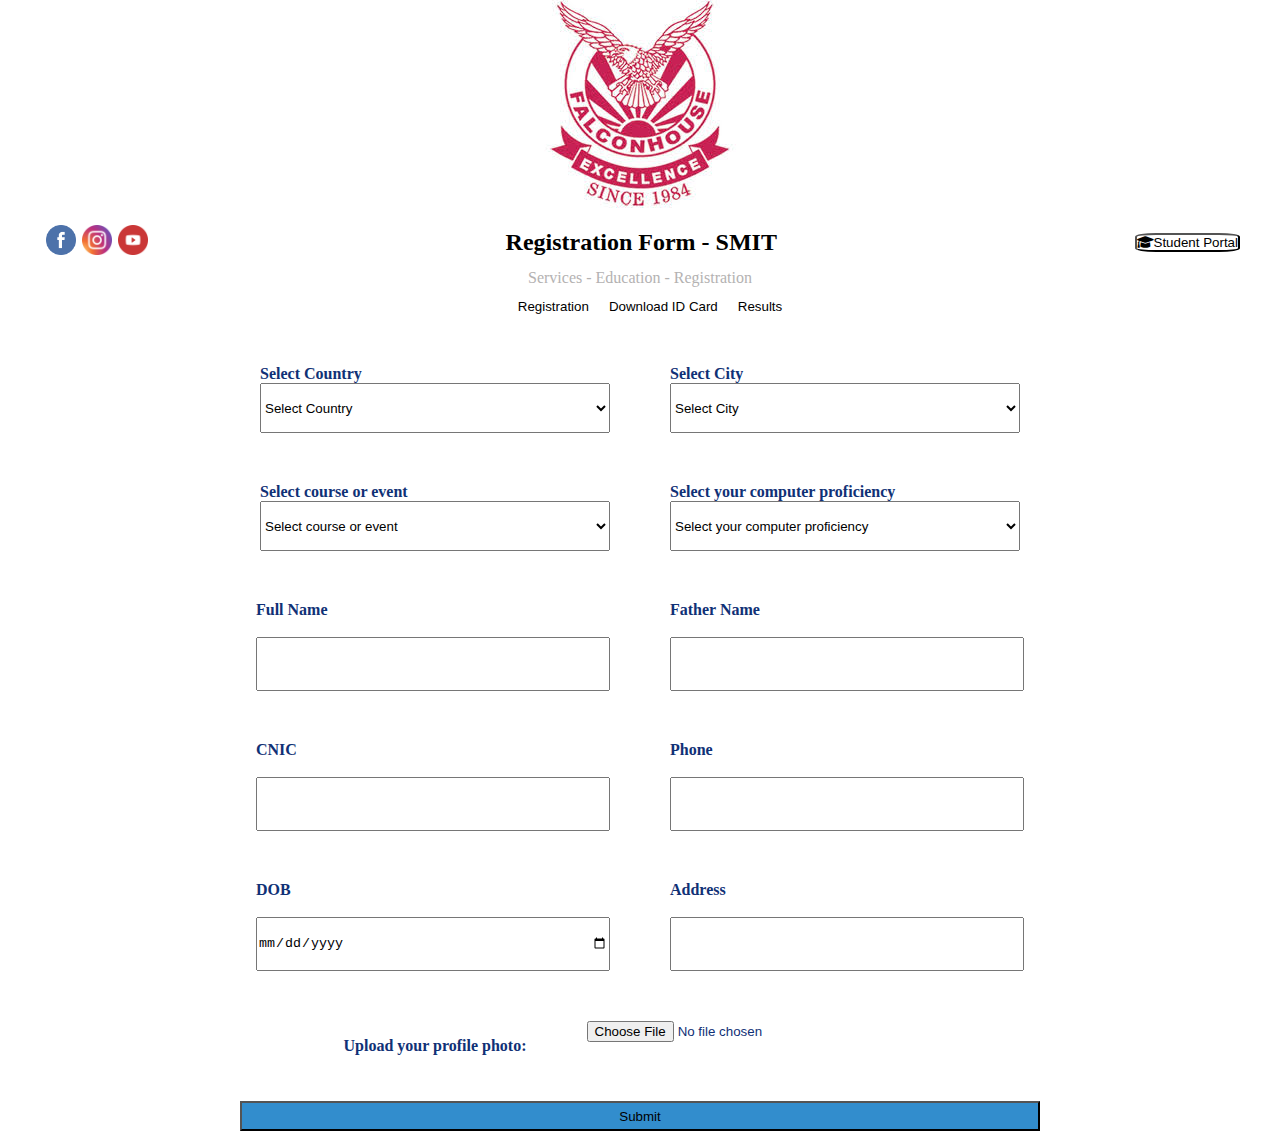
<file: index.html>
<!DOCTYPE html>
<html lang="en">
<head>
    <meta charset="UTF-8">
    <meta name="viewport" content="width=device-width, initial-scale=1.0">
    <title>Document</title>
    <link rel="stylesheet" href="index.css">
    <link rel="stylesheet" href="https://cdnjs.cloudflare.com/ajax/libs/font-awesome/6.0.0-beta3/css/all.min.css">

</head>
<body>
    <div class="main">

 <div class="a">
  <img src="s1.png" alt="">
 </div>

 <div class="b">
    <div class="social">
    <div class="x">
        <img class="ii" src="ff.png" alt="">
    </div>
    <div class="y">
        <img class="ii" src="ii.png" alt="">
    </div>
    <div class="z">
        <img class="ii" src="yy.png" alt="">
    </div>
</div>

    <div class="registration">
       <h2> Registration Form - SMIT </h1>
    </div>

    <div class="btn"><button class="bt"> <i class="fa-solid fa-graduation-cap"></i>Student Portal</button></div>
 </div>

<div class="c">
    Services - Education - Registration
</div>

<div class="nav">
    <a href="reg.html" ><button class="q">Registration</button></a>
    <a href="id.html" > <button class="w">Download ID Card</button></a>
    <a href="result.html" ><button class="e">Results</button></a>
</div>

<div class="info">

    <div class="cc">
<label class="country">Select Country</label>

<select class="ccountry">
    <option value="" disabled selected>Select Country</option>
    <option value="Pakistan">Pakistan</option>
    <option value="Turkey">Turkey</option>
    <option value="Iran">Iran</option>
</select>
</div>

<div class="cc">
<label class="city">Select City</label>

<select class="ccity">
    <option value="" disabled selected>Select City</option>
    <option value="Karachi">Karachi</option>
    <option value="Lahore">Lahore</option>
    <option value="Islamabad">Islamabad</option>
</select>
</div>
</div> 

<div class="inf">
<div class="cc">
    <label class="country">Select course or event</label>
    
    <select class="ccountry">
        <option value="" disabled selected>Select course or event</option>
       
    </select>
    </div>

    <div class="cc">
        <label class="country">Select your computer proficiency</label>
        
        <select class="ccountry">
            <option value="" disabled selected>Select your computer proficiency</option>
            <option value="Beginner">Beginner</option>
            <option value="Intermediate">Intermediate</option>
            <option value="Expert">Expert</option>
        </select>
        </div>
    </div>

    <div class="in">

<div class="bb">
    <label class="ccountry">Full Name</label>
    <br>
    <input type="text" class="ccountry">
</div>

<div class="aa">
    <label class="ccountry">Father Name</label>
    <br>
    <input type="text" class="ccountry">
</div>
</div>



    
    <div class="in">
<div class="bb">
    <label class="ccountry">CNIC</label>
    <br>
    <input type="text" class="ccountry">
</div>

<div class="aa">
    <label class="ccountry">Phone</label>
    <br>
    <input type="text" class="ccountry">
</div>


    </div>
 

    <div class="in">
<div class="bb">
    <label class="ccountry">DOB</label>
    <br>
    <input type="date" class="ccountry">
</div>

<div class="aa">
    <label class="ccountry">Address</label>
    <br>
    <input type="text" class="ccountry">
</div>
</div>

<div class="photo">

<label for="photo">Upload your profile photo:</label>
<input  type="file" id="photo" name="photo" accept="image/*" required>

</div>

<div class="btn">
<button class="submit">Submit</button>
</div>


</div>
</div>
    
</body>
</html>
</file>
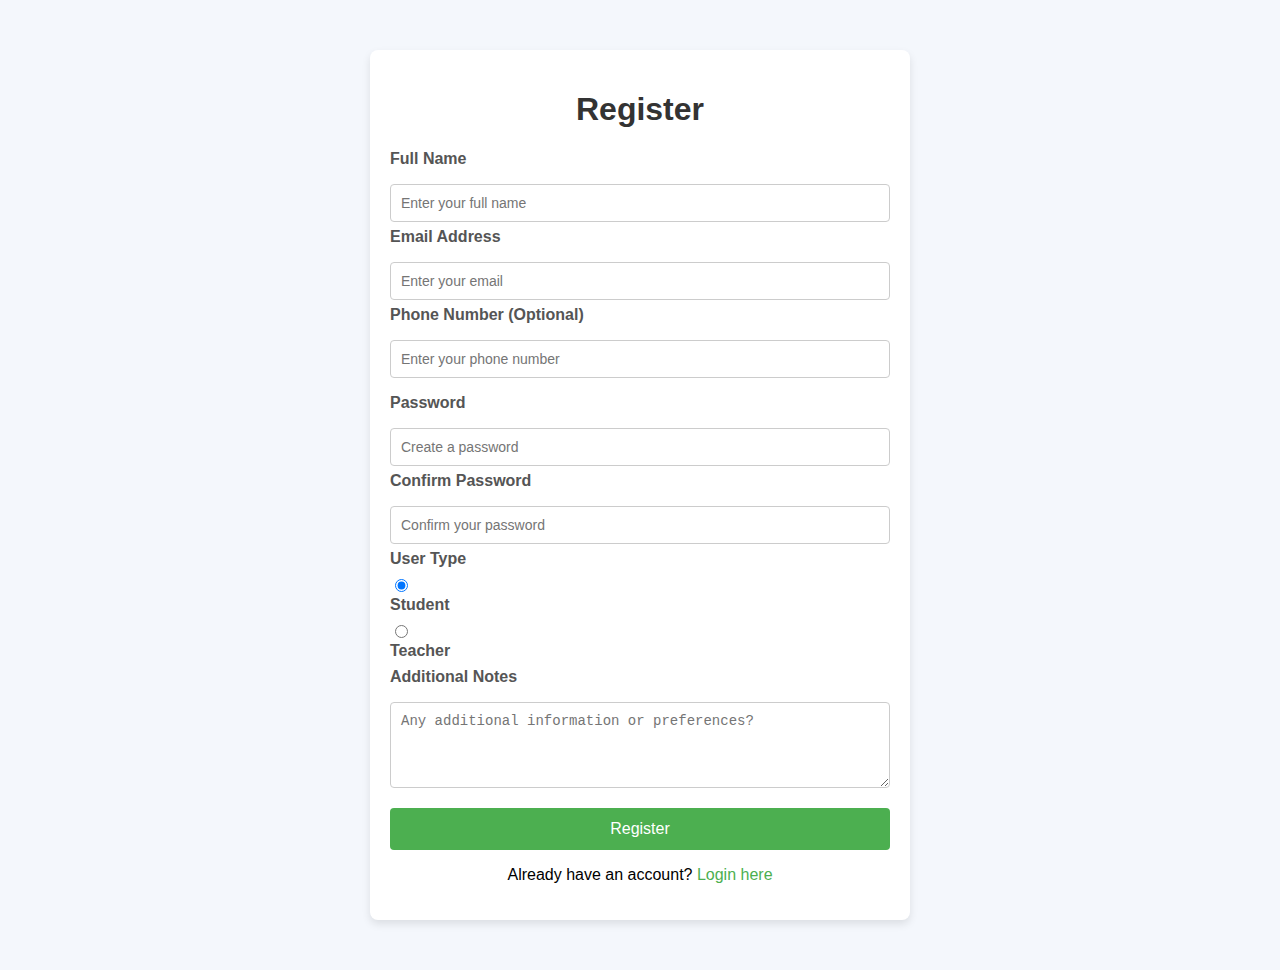
<file: reg.html>
<!DOCTYPE html>
<html lang="en">
<head>
    <meta charset="UTF-8">
    <meta name="viewport" content="width=device-width, initial-scale=1.0">
    <title>Document</title>
</head>
<body>
    <!DOCTYPE html>
    <html lang="en">
    <head>
      <meta charset="UTF-8">
      <meta name="viewport" content="width=device-width, initial-scale=1.0">
      <meta http-equiv="X-UA-Compatible" content="ie=edge">
      <title>Educational Website Registration</title>
      <style>
        body {
          font-family: Arial, sans-serif;
          background-color: #f4f7fc;
          margin: 0;
          padding: 0;
        }
    
        .container {
          width: 100%;
          max-width: 500px;
          margin: 50px auto;
          padding: 20px;
          background-color: white;
          box-shadow: 0 4px 8px rgba(0, 0, 0, 0.1);
          border-radius: 8px;
        }
    
        h1 {
          text-align: center;
          color: #333;
        }
    
        label {
          font-weight: bold;
          color: #555;
          display: block;
          margin-bottom: 8px;
        }
    
        input[type="text"],
        input[type="email"],
        input[type="password"],
        input[type="tel"],
        select,
        textarea {
          width: 100%;
          padding: 10px;
          margin: 8px 0 16px 0;
          border: 1px solid #ccc;
          border-radius: 4px;
          box-sizing: border-box;
          font-size: 14px;
        }
    
        input[type="radio"] {
          margin-right: 8px;
        }
    
        .submit-btn {
          width: 100%;
          padding: 12px;
          background-color: #4CAF50;
          color: white;
          font-size: 16px;
          border: none;
          border-radius: 4px;
          cursor: pointer;
        }
    
        .submit-btn:hover {
          background-color: #45a049;
        }
    
        .form-footer {
          text-align: center;
          margin-top: 16px;
        }
    
        .form-footer a {
          color: #4CAF50;
          text-decoration: none;
        }
    
        .form-footer a:hover {
          text-decoration: underline;
        }
    
        .error {
          color: red;
          font-size: 14px;
          margin-top: -10px;
        }
      </style>
    </head>
    <body>
    
      <div class="container">
        <h1>Register</h1>
        <form id="registrationForm" onsubmit="return validateForm()">
          <!-- Name Field -->
          <label for="name">Full Name</label>
          <input type="text" id="name" name="name" placeholder="Enter your full name" required>
          <div id="nameError" class="error"></div>
    
          <!-- Email Field -->
          <label for="email">Email Address</label>
          <input type="email" id="email" name="email" placeholder="Enter your email" required>
          <div id="emailError" class="error"></div>
    
          <!-- Phone Number Field -->
          <label for="phone">Phone Number (Optional)</label>
          <input type="tel" id="phone" name="phone" placeholder="Enter your phone number" pattern="[0-9]{10}">
    
          <!-- Password Field -->
          <label for="password">Password</label>
          <input type="password" id="password" name="password" placeholder="Create a password" required>
          <div id="passwordError" class="error"></div>
    
          <!-- Confirm Password Field -->
          <label for="confirmPassword">Confirm Password</label>
          <input type="password" id="confirmPassword" name="confirmPassword" placeholder="Confirm your password" required>
          <div id="confirmPasswordError" class="error"></div>
    
          <!-- User Type (Student/Teacher) -->
          <label>User Type</label>
          <input type="radio" id="student" name="userType" value="student" checked>
          <label for="student">Student</label>
          <input type="radio" id="teacher" name="userType" value="teacher">
          <label for="teacher">Teacher</label>
    
          <!-- Additional Notes -->
          <label for="notes">Additional Notes</label>
          <textarea id="notes" name="notes" placeholder="Any additional information or preferences?" rows="4"></textarea>
    
          <!-- Submit Button -->
          <input type="submit" value="Register" class="submit-btn">
        </form>
    
        <div class="form-footer">
          <p>Already have an account? <a href="#">Login here</a></p>
        </div>
      </div>
    
      <script>
        // Form validation function
        function validateForm() {
          let valid = true;
    
          // Clear previous errors
          document.getElementById("nameError").innerText = "";
          document.getElementById("emailError").innerText = "";
          document.getElementById("passwordError").innerText = "";
          document.getElementById("confirmPasswordError").innerText = "";
    
          // Name validation
          const name = document.getElementById("name").value.trim();
          if (name === "") {
            document.getElementById("nameError").innerText = "Full Name is required.";
            valid = false;
          }
    
          // Email validation
          const email = document.getElementById("email").value.trim();
          const emailPattern = /^[a-zA-Z0-9._-]+@[a-zA-Z0-9.-]+\.[a-zA-Z]{2,6}$/;
          if (email === "" || !emailPattern.test(email)) {
            document.getElementById("emailError").innerText = "Please enter a valid email address.";
            valid = false;
          }
    
          // Password validation
          const password = document.getElementById("password").value.trim();
          if (password === "") {
            document.getElementById("passwordError").innerText = "Password is required.";
            valid = false;
          }
    
          // Confirm password validation
          const confirmPassword = document.getElementById("confirmPassword").value.trim();
          if (confirmPassword !== password) {
            document.getElementById("confirmPasswordError").innerText = "Passwords do not match.";
            valid = false;
          }
    
          // If form is valid, return true to submit the form
          return valid;
        }
      </script>
    
    </body>
    </html>
    

</body>
</html>
</file>
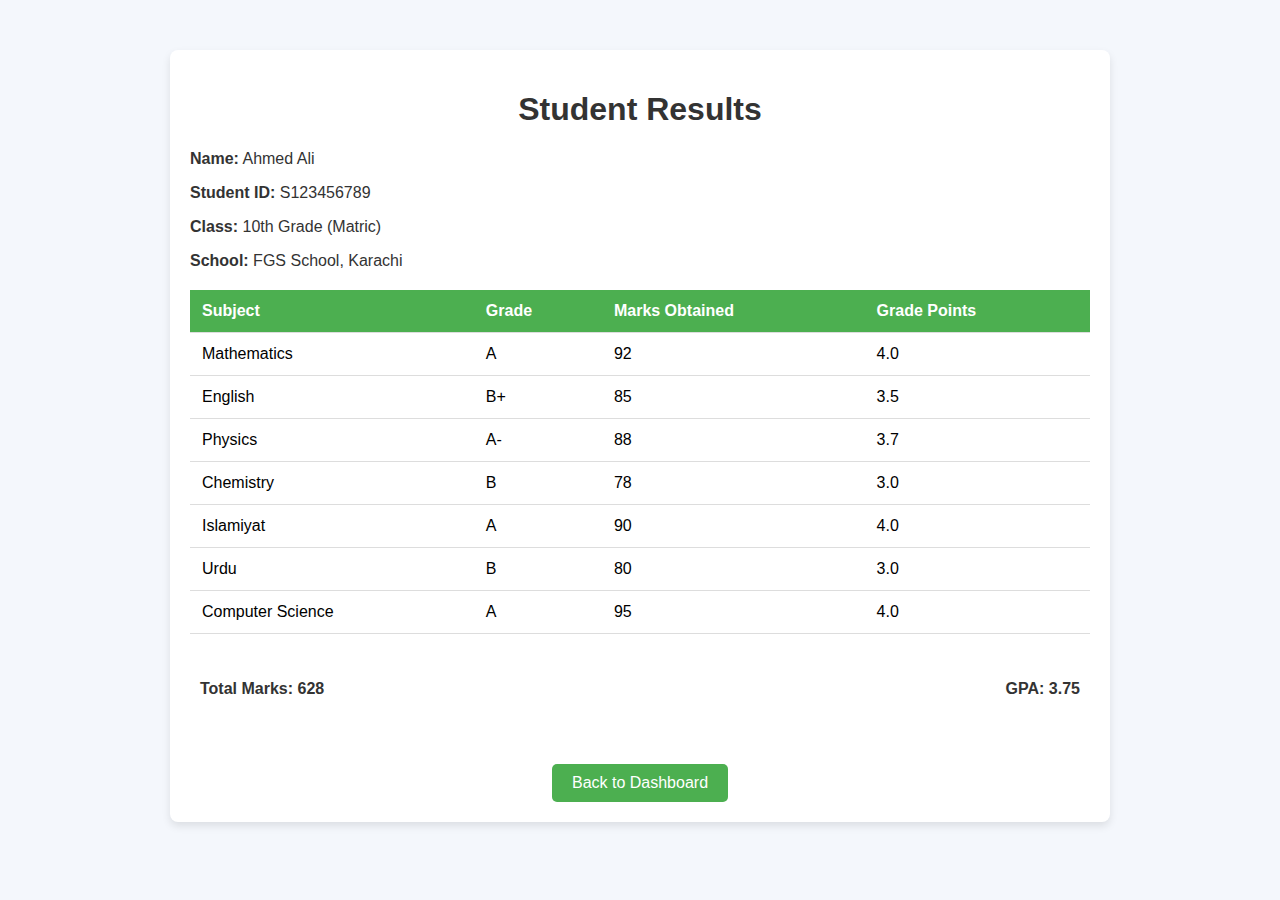
<file: result.html>
<!DOCTYPE html>
<html lang="en">
<head>
    <meta charset="UTF-8">
    <meta name="viewport" content="width=device-width, initial-scale=1.0">
    <meta http-equiv="X-UA-Compatible" content="ie=edge">
    <title>Student Results</title>
    <style>
        body {
            font-family: Arial, sans-serif;
            background-color: #f4f7fc;
            margin: 0;
            padding: 0;
        }

        .container {
            width: 100%;
            max-width: 900px;
            margin: 50px auto;
            padding: 20px;
            background-color: white;
            box-shadow: 0 4px 8px rgba(0, 0, 0, 0.1);
            border-radius: 8px;
        }

        h1 {
            text-align: center;
            color: #333;
        }

        .student-info {
            margin-bottom: 20px;
        }

        .student-info p {
            font-size: 16px;
            color: #333;
        }

        table {
            width: 100%;
            border-collapse: collapse;
            margin-top: 20px;
        }

        th, td {
            padding: 12px;
            text-align: left;
            border-bottom: 1px solid #ddd;
        }

        th {
            background-color: #4CAF50;
            color: white;
        }

        tr:hover {
            background-color: #f1f1f1;
        }

        .result-summary {
            margin-top: 20px;
            display: flex;
            justify-content: space-between;
        }

        .result-summary div {
            padding: 10px;
            font-size: 16px;
            font-weight: bold;
        }

        .summary-item {
            color: #333;
        }

        .footer {
            text-align: center;
            margin-top: 40px;
        }

        .back-btn {
            padding: 10px 20px;
            background-color: #4CAF50;
            color: white;
            font-size: 16px;
            border: none;
            border-radius: 5px;
            cursor: pointer;
        }

        .back-btn:hover {
            background-color: #45a049;
        }

    </style>
</head>
<body>

  <div class="container">
    <h1>Student Results</h1>
    
    <!-- Student Information -->
    <div class="student-info">
      <p><strong>Name:</strong> Ahmed Ali</p>
      <p><strong>Student ID:</strong> S123456789</p>
      <p><strong>Class:</strong> 10th Grade (Matric)</p>
      <p><strong>School:</strong> FGS School, Karachi</p>
    </div>

    <!-- Results Table -->
    <table>
      <thead>
        <tr>
          <th>Subject</th>
          <th>Grade</th>
          <th>Marks Obtained</th>
          <th>Grade Points</th>
        </tr>
      </thead>
      <tbody>
        <!-- Sample data for student results -->
        <tr>
          <td>Mathematics</td>
          <td>A</td>
          <td>92</td>
          <td>4.0</td>
        </tr>
        <tr>
          <td>English</td>
          <td>B+</td>
          <td>85</td>
          <td>3.5</td>
        </tr>
        <tr>
          <td>Physics</td>
          <td>A-</td>
          <td>88</td>
          <td>3.7</td>
        </tr>
        <tr>
          <td>Chemistry</td>
          <td>B</td>
          <td>78</td>
          <td>3.0</td>
        </tr>
        <tr>
          <td>Islamiyat</td>
          <td>A</td>
          <td>90</td>
          <td>4.0</td>
        </tr>
        <tr>
          <td>Urdu</td>
          <td>B</td>
          <td>80</td>
          <td>3.0</td>
        </tr>
        <tr>
          <td>Computer Science</td>
          <td>A</td>
          <td>95</td>
          <td>4.0</td>
        </tr>
      </tbody>
    </table>

    <!-- Summary Section -->
    <div class="result-summary">
      <div class="summary-item">
        <p><strong>Total Marks:</strong> 628</p>
      </div>
      <div class="summary-item">
        <p><strong>GPA:</strong> 3.75</p>
      </div>
    </div>

    <!-- Back Button -->
    <div class="footer">
      <button class="back-btn" onclick="window.history.back();">Back to Dashboard</button>
    </div>
  </div>

</body>
</html>
</file>
<file: index.css>
* {
    margin: 0;
    padding: 0;
  }
  .a {
    display: flex;
    justify-content: center;
  }
  .b {
    background-color: transparent;
    display: flex;
    justify-content: space-between;
  }
  .c {
    margin-top: 10px;
    display: flex;
    align-items: center;
    justify-content: center;
    color: rgb(180, 178, 178);
  }
  
  .x {
      margin-left: 6px;
  }
  .y {
      margin-left: 6px;
  }
  .z {
      margin-left: 6px;
  }
  .ii {
    width: 30px;
    height: 30px;
  }
  .registration {
    display: flex;
  
    justify-content: center;
    align-items: center;
  }
  .btn {
    display: flex;
    align-items: center;
    justify-content: center;
  }
  
  .bt {
    border-radius: 20%;
    background-color: transparent;
    margin-right: 40px;
  }
  .bt:hover {
    cursor: pointer;
  }
  
  .social {
    display: flex;
    margin-left: 40px;
    justify-content: space-between;
  }
  .nav{
      display: flex;
      justify-content: center;
      margin-top: 10px;
  }
  .q{
      margin-left: 20px;
      background-color: transparent;
      border: transparent;
  }
  .w{
      margin-left: 20px;
      background-color: transparent;
      border: transparent;
  }
  .e{
      margin-left: 20px;
      background-color: transparent;
      border: transparent;
  }
  .info{
      display: flex;
      align-items: center;
      justify-content: center;
      font-weight: 800;
      color: rgb(16, 49, 118);
      gap: 60px;
      margin-top: 50px;
      }
  .country{
       display: block;
  }
  .city{
    display: block;
  }
  select{
    width: 350px;
    height: 50px;
  }
  .inf{
    display: flex;
      align-items: center;
      justify-content: center;
      font-weight: 800;
      color: rgb(16, 49, 118);
      gap: 60px;
      margin-top: 50px;
  }
  .in{
    display: flex;
      align-items: center;
      justify-content: center;
      font-weight: 800;
      color: rgb(16, 49, 118);
      gap: 60px;
      margin-top: 50px;
  }
  .ccountry{
    display: block;
  }
  input{
    width: 350px;
    height: 50px;
  }
  
  .photo{
    display: flex;
    align-items: center;
    justify-content: center;
    font-weight: 800;
    color: rgb(16, 49, 118);
    gap: 60px;
    margin-top: 50px;
  }
  .submit{
    margin-top: 30px;
    width: 800px;
    height: 30px;
    background-color: rgb(50, 141, 205);
  }
</file>
